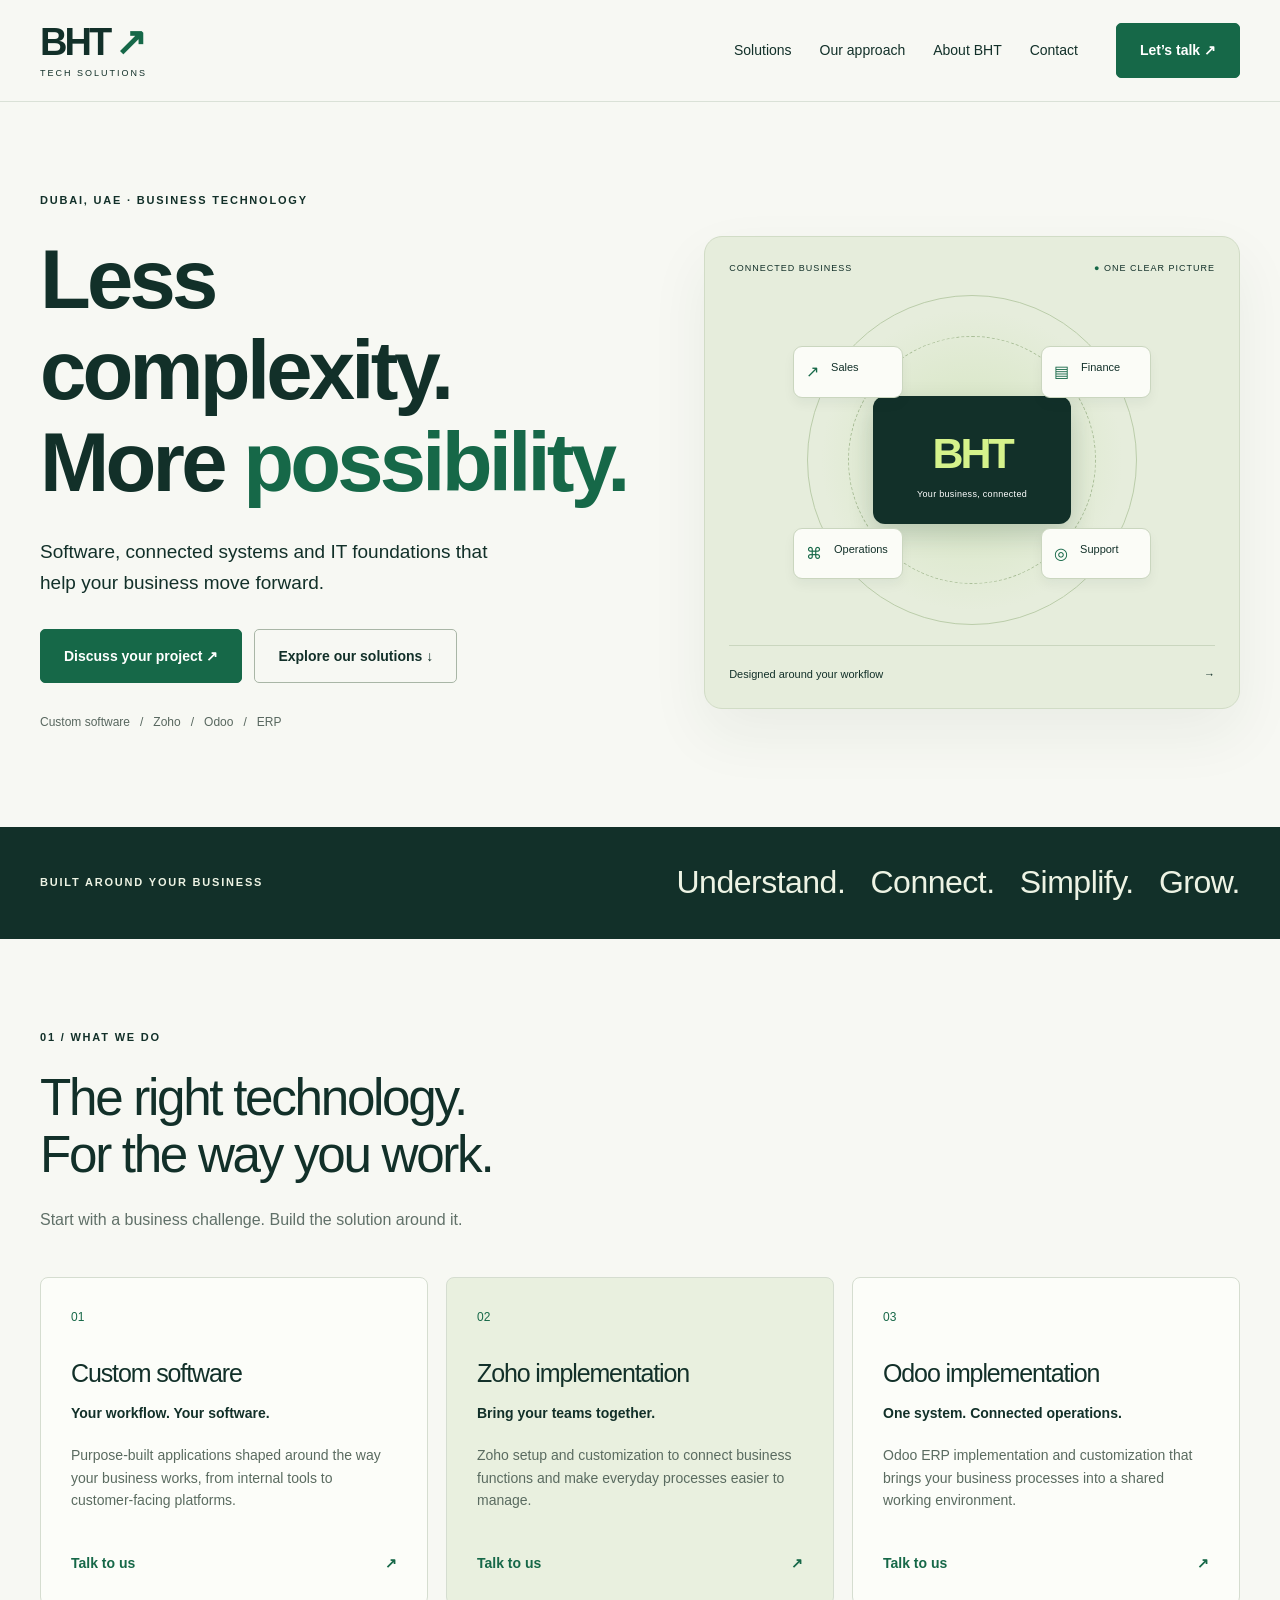
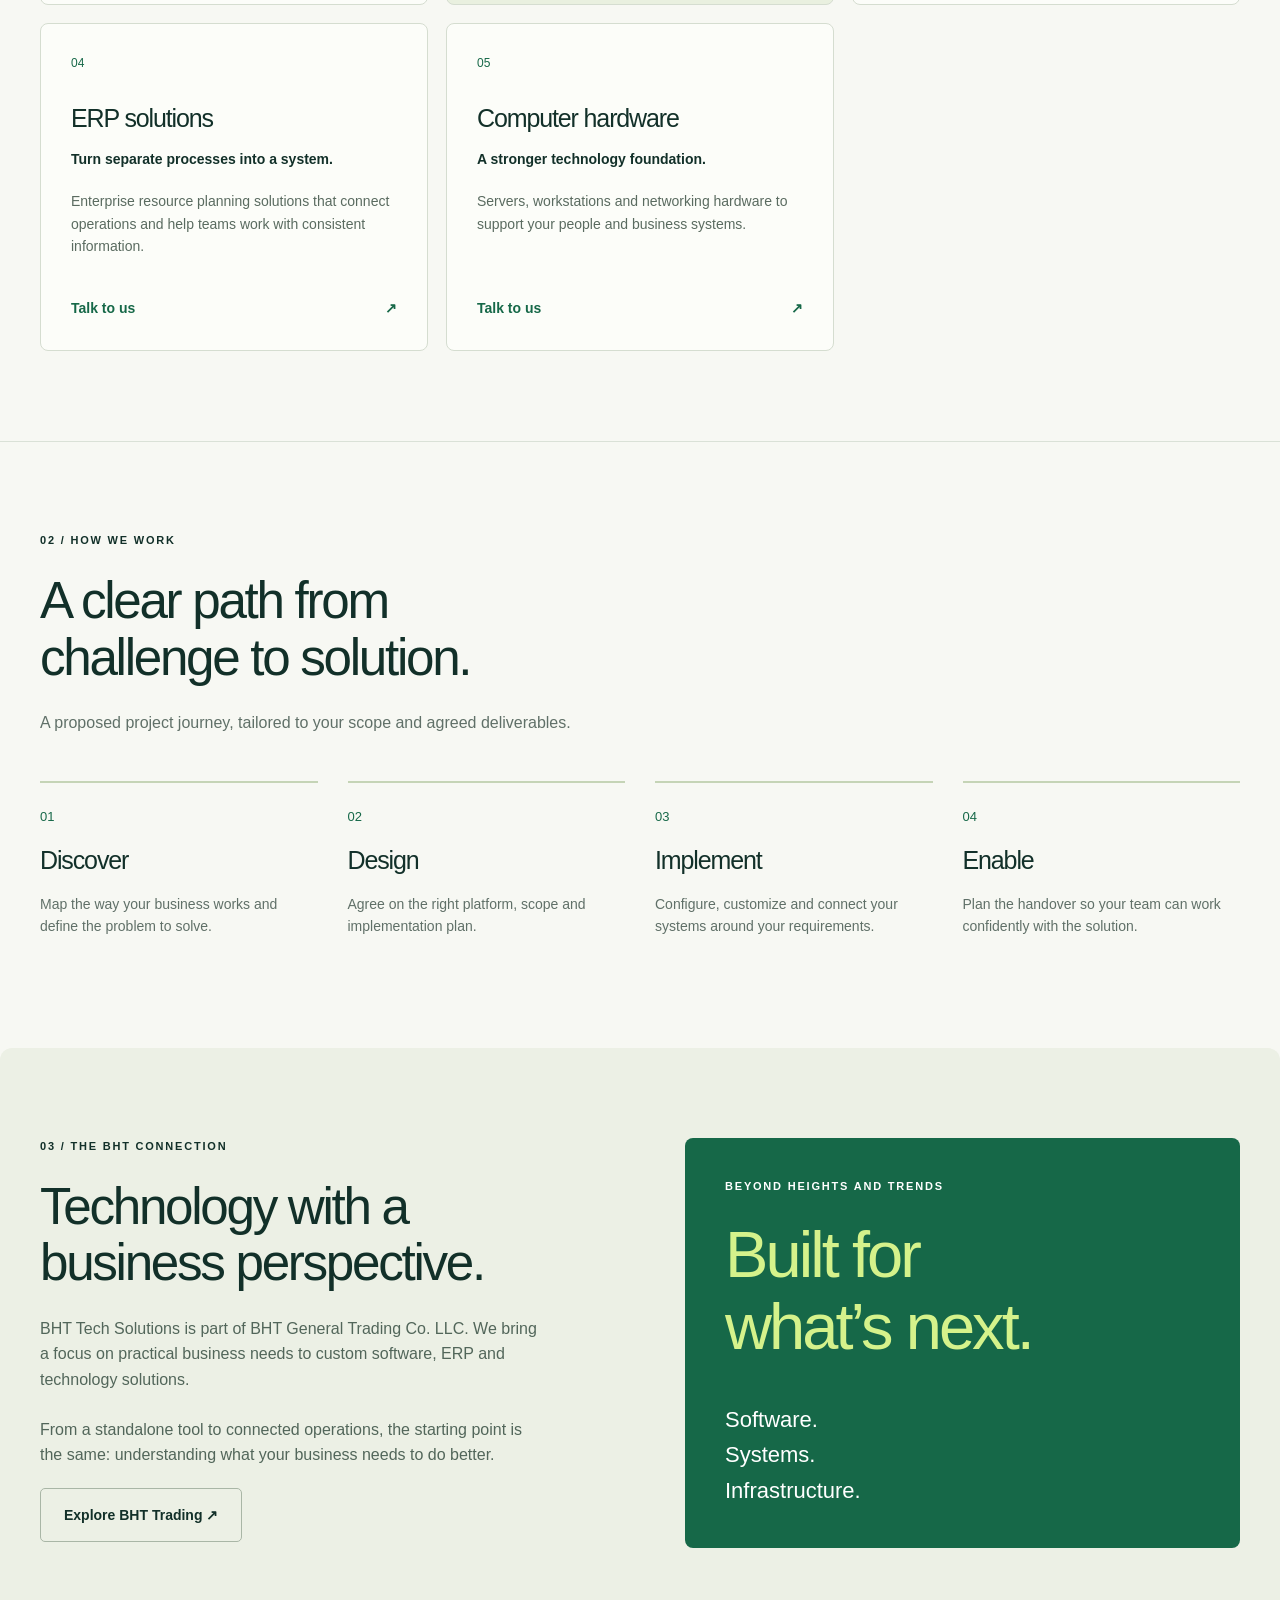
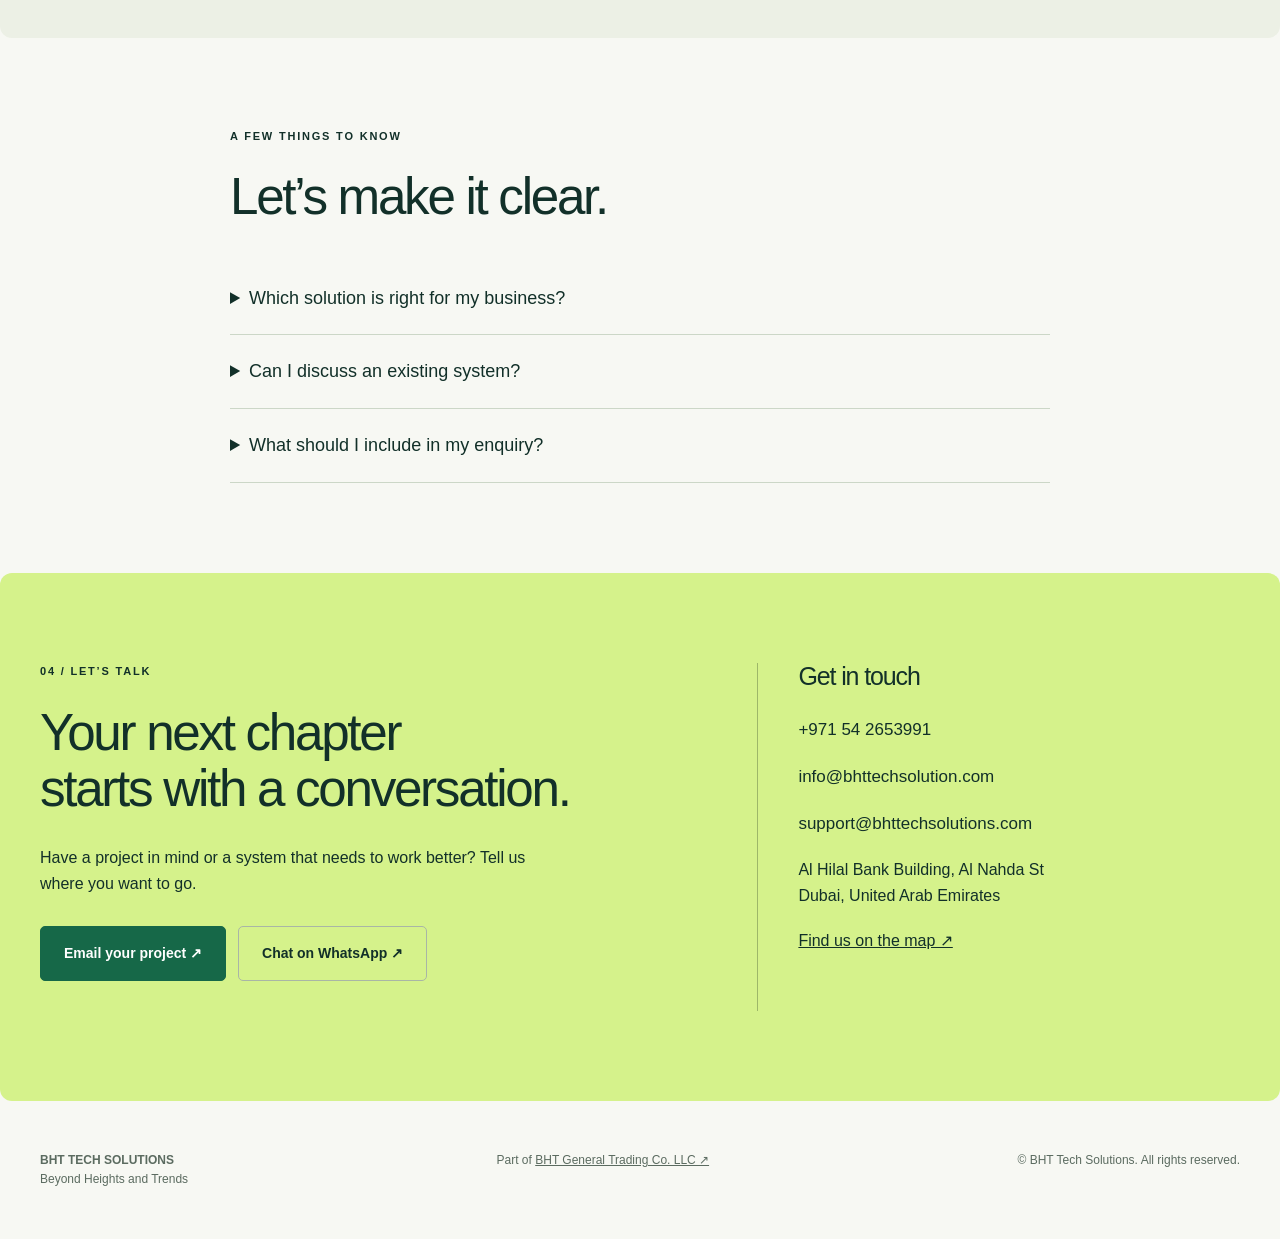
<file: output/preview.html>
<!doctype html><html lang="en"><head><meta charset="utf-8"><meta name="viewport" content="width=device-width, initial-scale=1"><title>BHT Tech Solutions — Business Technology, Dubai</title><meta name="description" content="Custom software, Zoho, Odoo, ERP and computer hardware solutions from BHT Tech Solutions in Dubai."><style>
*{box-sizing:border-box}html{scroll-behavior:smooth;scroll-padding-top:100px}body{margin:0;background:#f7f8f3;color:#123029;font-family:Arial,Helvetica,sans-serif;font-size:16px;line-height:1.6}a{color:inherit}h1,h2,h3,p{margin:0}h1,h2,h3{line-height:1.1;letter-spacing:-.045em}h1{font-size:clamp(48px,6.5vw,88px);font-weight:600}h2{font-size:clamp(34px,4vw,54px);font-weight:500}h3{font-size:25px;font-weight:500}p{margin:0 0 20px}em{color:#166848;font-style:normal}a:focus-visible,summary:focus-visible{outline:3px solid #166848;outline-offset:6px}.site-header{border-bottom:1px solid #dae1d7;background:#f7f8f3}.header-inner{max-width:1320px;margin:auto;display:flex;align-items:center;gap:38px;padding:23px 40px}.header-inner p{margin:0}.brand{text-decoration:none;display:flex;flex-direction:column;line-height:1}.brand strong{font-size:38px;letter-spacing:-3px}.brand span{color:#166848;margin-left:6px}.brand small{font-size:9px;letter-spacing:2px;margin-top:8px}.site-nav{margin-left:auto;font-size:14px;display:flex;gap:28px}.site-nav a{text-decoration:none}.wp-block-buttons{display:flex}.wp-block-button__link{display:inline-block;padding:15px 23px;border-radius:5px;background:#166848;color:white;text-decoration:none;font-size:14px;font-weight:600;border:1px solid #166848;transition:background .2s}.wp-block-button__link:hover{background:#123029}.outline .wp-block-button__link{background:transparent;color:#123029;border-color:#a9b6a6}.outline .wp-block-button__link:hover{background:#e9eee2}.hero{max-width:1320px;margin:auto;display:grid;grid-template-columns:1.12fr 1fr;gap:64px;padding:90px 40px 75px;align-items:center}.eyebrow{font-size:11px;letter-spacing:1.8px;font-weight:700;margin-bottom:24px}.lead{font-size:19px;line-height:1.65;max-width:475px;margin:28px 0}.actions{display:flex;flex-wrap:wrap;gap:12px;margin:30px 0}.hero-caption{font-size:12px;color:#58675f;margin-top:28px}.system-art{background:#e6eddc;border:1px solid #d1dcc6;border-radius:18px;padding:24px;min-height:440px;overflow:hidden;box-shadow:0 25px 60px #203b2010}.art-top,.art-bottom{display:flex;justify-content:space-between;gap:16px;font-size:9px;letter-spacing:1px}.live-dot:before{content:'● ';color:#166848}.orbit{position:relative;width:330px;height:330px;border:1px solid #bbcdaa;border-radius:50%;margin:20px auto;background:radial-gradient(circle,#d3e4be 0%,transparent 65%)}.orbit:before{content:'';position:absolute;inset:40px;border:1px dashed #a9be97;border-radius:50%}.hub{position:absolute;inset:100px 65px;background:#123029;color:#d5f28b;border-radius:12px;display:flex;align-items:center;justify-content:center;flex-direction:column;font-size:43px;font-weight:700;letter-spacing:-3px;box-shadow:0 10px 25px #12302930}.hub span{font-size:9px;font-weight:400;letter-spacing:.3px;color:#fff}.node{position:absolute;background:#fbfcf7;border:1px solid #cad6bf;width:110px;border-radius:9px;padding:12px;display:flex;gap:12px;color:#166848;box-shadow:0 6px 12px #1230290c}.node b{font-size:11px;color:#123029;font-weight:500}.n1{left:-15px;top:50px}.n2{right:-15px;top:50px}.n3{left:-15px;bottom:45px}.n4{right:-15px;bottom:45px}.art-bottom{border-top:1px solid #cad6bf;padding-top:20px;font-size:11px;letter-spacing:0}.value-strip{background:#123029;color:#edf3e4;padding:30px 40px;display:flex;justify-content:space-between;align-items:center;gap:20px}.value-strip p{margin:0}.strip-line{font-size:clamp(20px,2.5vw,32px);letter-spacing:-.5px}.section{max-width:1320px;margin:auto;padding:90px 40px}.section-heading{max-width:700px}.section-intro{color:#607068;margin-top:24px;max-width:620px}.services-grid{display:grid;grid-template-columns:repeat(3,1fr);gap:18px;margin-top:45px}.service-card{border:1px solid #d5ddd0;padding:30px;border-radius:8px;background:#fcfdf9;display:flex;flex-direction:column}.service-card:nth-child(2){background:#e9f0df}.service-card p{font-size:14px;color:#5a6b60}.service-card .card-number{font-size:12px;color:#166848;margin-bottom:32px}.service-card h3{margin-bottom:15px}.service-card .card-sub{font-weight:700;color:#123029}.service-card .card-link{margin-top:auto;margin-bottom:0;padding-top:20px}.card-link a{text-decoration:none;color:#166848;font-weight:700;display:flex;justify-content:space-between}.approach{border-top:1px solid #dae1d7}.steps{display:grid;grid-template-columns:repeat(4,1fr);gap:30px;margin-top:45px}.step{border-top:2px solid #c5d4b6;padding-top:24px}.step-number{color:#166848;font-size:13px}.step h3{margin-bottom:18px}.step p:last-child{font-size:14px;color:#607068}.about{display:grid;grid-template-columns:1fr 1fr;gap:90px;background:#ecf0e5;border-radius:12px}.about-copy>p:not(.eyebrow){max-width:500px;margin-top:24px;color:#52665a}.about-panel{background:#166848;color:#fff;padding:40px;border-radius:8px}.about-panel h2{font-size:65px;color:#d5f28b}.about-stack{font-size:22px;margin-top:40px;margin-bottom:0;line-height:1.6}.faq{max-width:900px}.faq h2{margin-bottom:36px}details{border-bottom:1px solid #ccd7c7;padding:22px 0}summary{cursor:pointer;font-size:18px;font-weight:500}details p{color:#607068;font-size:15px;margin:18px 0 0}.contact{background:#d5f28b;display:grid;grid-template-columns:1.3fr 1fr;gap:90px;border-radius:12px}.contact-copy>p:not(.eyebrow){max-width:520px;margin-top:28px}.contact-details{border-left:1px solid #9db769;padding-left:40px}.contact-details h3{margin-bottom:25px}.contact-line{font-size:17px;overflow-wrap:anywhere}.contact-line a{text-decoration:none}.site-footer{max-width:1320px;margin:auto;padding:50px 40px;display:flex;justify-content:space-between;gap:35px;font-size:12px;color:#5b6b60}.site-footer p{margin:0}.wp-site-blocks>*{margin-block-start:0}.wp-block-group{box-sizing:border-box}.wp-block-navigation__responsive-container-open{color:#123029}@media(max-width:1000px){.header-inner{gap:20px}.site-nav{gap:16px}.hero{gap:25px}.system-art{padding:16px}.orbit{width:280px;height:280px}.hub{inset:85px 50px}.services-grid{grid-template-columns:repeat(2,1fr)}.about,.contact{gap:35px}.about-panel h2{font-size:50px}}@media(max-width:700px){.header-inner{padding:20px;flex-wrap:wrap}.header-inner>.wp-block-buttons{margin-left:auto}.site-nav{order:3;width:100%;justify-content:space-between;font-size:12px}.hero{grid-template-columns:1fr;padding:50px 22px;gap:30px}h1{font-size:54px}.hero-caption{font-size:10px}.hero-visual{max-width:480px;width:100%;margin:auto}.value-strip{padding:25px 22px;flex-direction:column;align-items:flex-start}.section{padding:55px 22px}.services-grid,.steps{grid-template-columns:1fr}.steps{gap:20px}.about,.contact{grid-template-columns:1fr;border-radius:0}.contact-details{border-left:0;border-top:1px solid #9db769;padding:30px 0 0}.site-footer{padding:35px 22px;flex-direction:column;gap:20px}.about-panel{padding:30px}.service-card{padding:25px}.orbit{width:260px;height:280px}.hub{inset:85px 40px}.node{width:95px;padding:10px;gap:6px}.art-top{font-size:8px}.system-art{min-height:380px}.wp-block-navigation__responsive-container.is-menu-open{padding:30px}}@media(prefers-reduced-motion:reduce){html{scroll-behavior:auto}*{transition:none!important}}
</style></head><body><header class="wp-block-group site-header"><div class="wp-block-group header-inner"><p><a href="/" class="brand"><strong>BHT<span>↗</span></strong><small>TECH SOLUTIONS</small></a></p><nav class="site-nav" aria-label="Main navigation"><a href="#solutions">Solutions</a><a href="#approach">Our approach</a><a href="#about">About BHT</a><a href="#contact">Contact</a></nav><div class="wp-block-buttons"><div class="wp-block-button "><a class="wp-block-button__link wp-element-button" href="#contact">Let’s talk ↗</a></div></div></div></header><main class="wp-block-group site-main"><div class="wp-block-group hero"><div class="wp-block-group hero-copy"><p class="eyebrow">DUBAI, UAE · BUSINESS TECHNOLOGY</p><h1 class="wp-block-heading">Less complexity.<br>More <em>possibility.</em></h1><p class="lead">Software, connected systems and IT foundations that help your business move forward.</p><div class="wp-block-group actions"><div class="wp-block-buttons"><div class="wp-block-button "><a class="wp-block-button__link wp-element-button" href="#contact">Discuss your project ↗</a></div></div><div class="wp-block-buttons"><div class="wp-block-button outline"><a class="wp-block-button__link wp-element-button" href="#solutions">Explore our solutions ↓</a></div></div></div><p class="hero-caption">Custom software &nbsp; / &nbsp; Zoho &nbsp; / &nbsp; Odoo &nbsp; / &nbsp; ERP</p></div><div class="wp-block-group hero-visual"><div class="system-art" role="img" aria-label="Illustration of connected sales, finance, operations and support systems"><div class="art-top"><span>CONNECTED BUSINESS</span><span class="live-dot">ONE CLEAR PICTURE</span></div><div class="orbit"><div class="hub">BHT<span>Your business, connected</span></div><div class="node n1">↗<b>Sales</b></div><div class="node n2">▤<b>Finance</b></div><div class="node n3">⌘<b>Operations</b></div><div class="node n4">◎<b>Support</b></div></div><div class="art-bottom"><span>Designed around your workflow</span><span>→</span></div></div></div></div><div class="wp-block-group value-strip"><p class="eyebrow">BUILT AROUND YOUR BUSINESS</p><p class="strip-line">Understand. &nbsp; Connect. &nbsp; Simplify. &nbsp; Grow.</p></div><section id="solutions" class="wp-block-group section solutions"><div class="wp-block-group section-heading"><p class="eyebrow">01 / WHAT WE DO</p><h2 class="wp-block-heading">The right technology.<br>For the way you work.</h2><p class="section-intro">Start with a business challenge. Build the solution around it.</p></div><div class="wp-block-group services-grid"><div class="wp-block-group service-card"><p class="card-number">01</p><h3 class="wp-block-heading">Custom software</h3><p class="card-sub">Your workflow. Your software.</p><p>Purpose-built applications shaped around the way your business works, from internal tools to customer-facing platforms.</p><p class="card-link"><a href="#contact">Talk to us <span>↗</span></a></p></div><div class="wp-block-group service-card"><p class="card-number">02</p><h3 class="wp-block-heading">Zoho implementation</h3><p class="card-sub">Bring your teams together.</p><p>Zoho setup and customization to connect business functions and make everyday processes easier to manage.</p><p class="card-link"><a href="#contact">Talk to us <span>↗</span></a></p></div><div class="wp-block-group service-card"><p class="card-number">03</p><h3 class="wp-block-heading">Odoo implementation</h3><p class="card-sub">One system. Connected operations.</p><p>Odoo ERP implementation and customization that brings your business processes into a shared working environment.</p><p class="card-link"><a href="#contact">Talk to us <span>↗</span></a></p></div><div class="wp-block-group service-card"><p class="card-number">04</p><h3 class="wp-block-heading">ERP solutions</h3><p class="card-sub">Turn separate processes into a system.</p><p>Enterprise resource planning solutions that connect operations and help teams work with consistent information.</p><p class="card-link"><a href="#contact">Talk to us <span>↗</span></a></p></div><div class="wp-block-group service-card"><p class="card-number">05</p><h3 class="wp-block-heading">Computer hardware</h3><p class="card-sub">A stronger technology foundation.</p><p>Servers, workstations and networking hardware to support your people and business systems.</p><p class="card-link"><a href="#contact">Talk to us <span>↗</span></a></p></div></div></section><section id="approach" class="wp-block-group section approach"><p class="eyebrow">02 / HOW WE WORK</p><h2 class="wp-block-heading">A clear path from<br>challenge to solution.</h2><p class="section-intro">A proposed project journey, tailored to your scope and agreed deliverables.</p><div class="wp-block-group steps"><div class="wp-block-group step"><p class="step-number">01</p><h3 class="wp-block-heading">Discover</h3><p>Map the way your business works and define the problem to solve.</p></div><div class="wp-block-group step"><p class="step-number">02</p><h3 class="wp-block-heading">Design</h3><p>Agree on the right platform, scope and implementation plan.</p></div><div class="wp-block-group step"><p class="step-number">03</p><h3 class="wp-block-heading">Implement</h3><p>Configure, customize and connect your systems around your requirements.</p></div><div class="wp-block-group step"><p class="step-number">04</p><h3 class="wp-block-heading">Enable</h3><p>Plan the handover so your team can work confidently with the solution.</p></div></div></section><section id="about" class="wp-block-group section about"><div class="wp-block-group about-copy"><p class="eyebrow">03 / THE BHT CONNECTION</p><h2 class="wp-block-heading">Technology with a<br>business perspective.</h2><p>BHT Tech Solutions is part of BHT General Trading Co. LLC. We bring a focus on practical business needs to custom software, ERP and technology solutions.</p><p>From a standalone tool to connected operations, the starting point is the same: understanding what your business needs to do better.</p><div class="wp-block-buttons"><div class="wp-block-button outline"><a class="wp-block-button__link wp-element-button" href="https://bhttrading.com/">Explore BHT Trading ↗</a></div></div></div><div class="wp-block-group about-panel"><p class="eyebrow">BEYOND HEIGHTS AND TRENDS</p><h2 class="wp-block-heading">Built for<br>what’s next.</h2><p class="about-stack">Software.<br>Systems.<br>Infrastructure.</p></div></section><section class="wp-block-group section faq"><p class="eyebrow">A FEW THINGS TO KNOW</p><h2 class="wp-block-heading">Let’s make it clear.</h2><details class="wp-block-details"><summary>Which solution is right for my business?</summary><p>Tell us about your current tools, workflows and priorities. We can discuss whether custom software, Zoho, Odoo or another ERP approach fits your needs.</p></details><details class="wp-block-details"><summary>Can I discuss an existing system?</summary><p>Yes. Include the platform you use, the challenge you want to solve and the changes you are considering when you contact us.</p></details><details class="wp-block-details"><summary>What should I include in my enquiry?</summary><p>Share your business name, preferred contact details, the service you need and a short description of your project. This helps us start a focused conversation.</p></details></section><section id="contact" class="wp-block-group section contact"><div class="wp-block-group contact-copy"><p class="eyebrow">04 / LET’S TALK</p><h2 class="wp-block-heading">Your next chapter<br>starts with a conversation.</h2><p>Have a project in mind or a system that needs to work better? Tell us where you want to go.</p><div class="wp-block-group actions"><div class="wp-block-buttons"><div class="wp-block-button "><a class="wp-block-button__link wp-element-button" href="mailto:info@bhttechsolution.com?subject=Project%20enquiry%20%E2%80%94%20BHT%20Tech%20Solutions">Email your project ↗</a></div></div><div class="wp-block-buttons"><div class="wp-block-button outline"><a class="wp-block-button__link wp-element-button" href="https://wa.me/971542653991">Chat on WhatsApp ↗</a></div></div></div></div><div class="wp-block-group contact-details"><h3 class="wp-block-heading">Get in touch</h3><p class="contact-line"><a href="tel:+971542653991">+971 54 2653991</a></p><p class="contact-line"><a href="mailto:info@bhttechsolution.com">info@bhttechsolution.com</a></p><p class="contact-line"><a href="mailto:support@bhttechsolutions.com">support@bhttechsolutions.com</a></p><p>Al Hilal Bank Building, Al Nahda St<br>Dubai, United Arab Emirates</p><p><a href="https://www.google.com/maps/search/?api=1&amp;query=Al+Hilal+Bank+Building+Al+Nahda+St+Dubai">Find us on the map ↗</a></p></div></section></main><footer class="wp-block-group site-footer"><p><strong>BHT TECH SOLUTIONS</strong><br>Beyond Heights and Trends</p><p>Part of <a href="https://bhttrading.com/">BHT General Trading Co. LLC ↗</a></p><p>© BHT Tech Solutions. All rights reserved.</p></footer></body></html>
</file>
